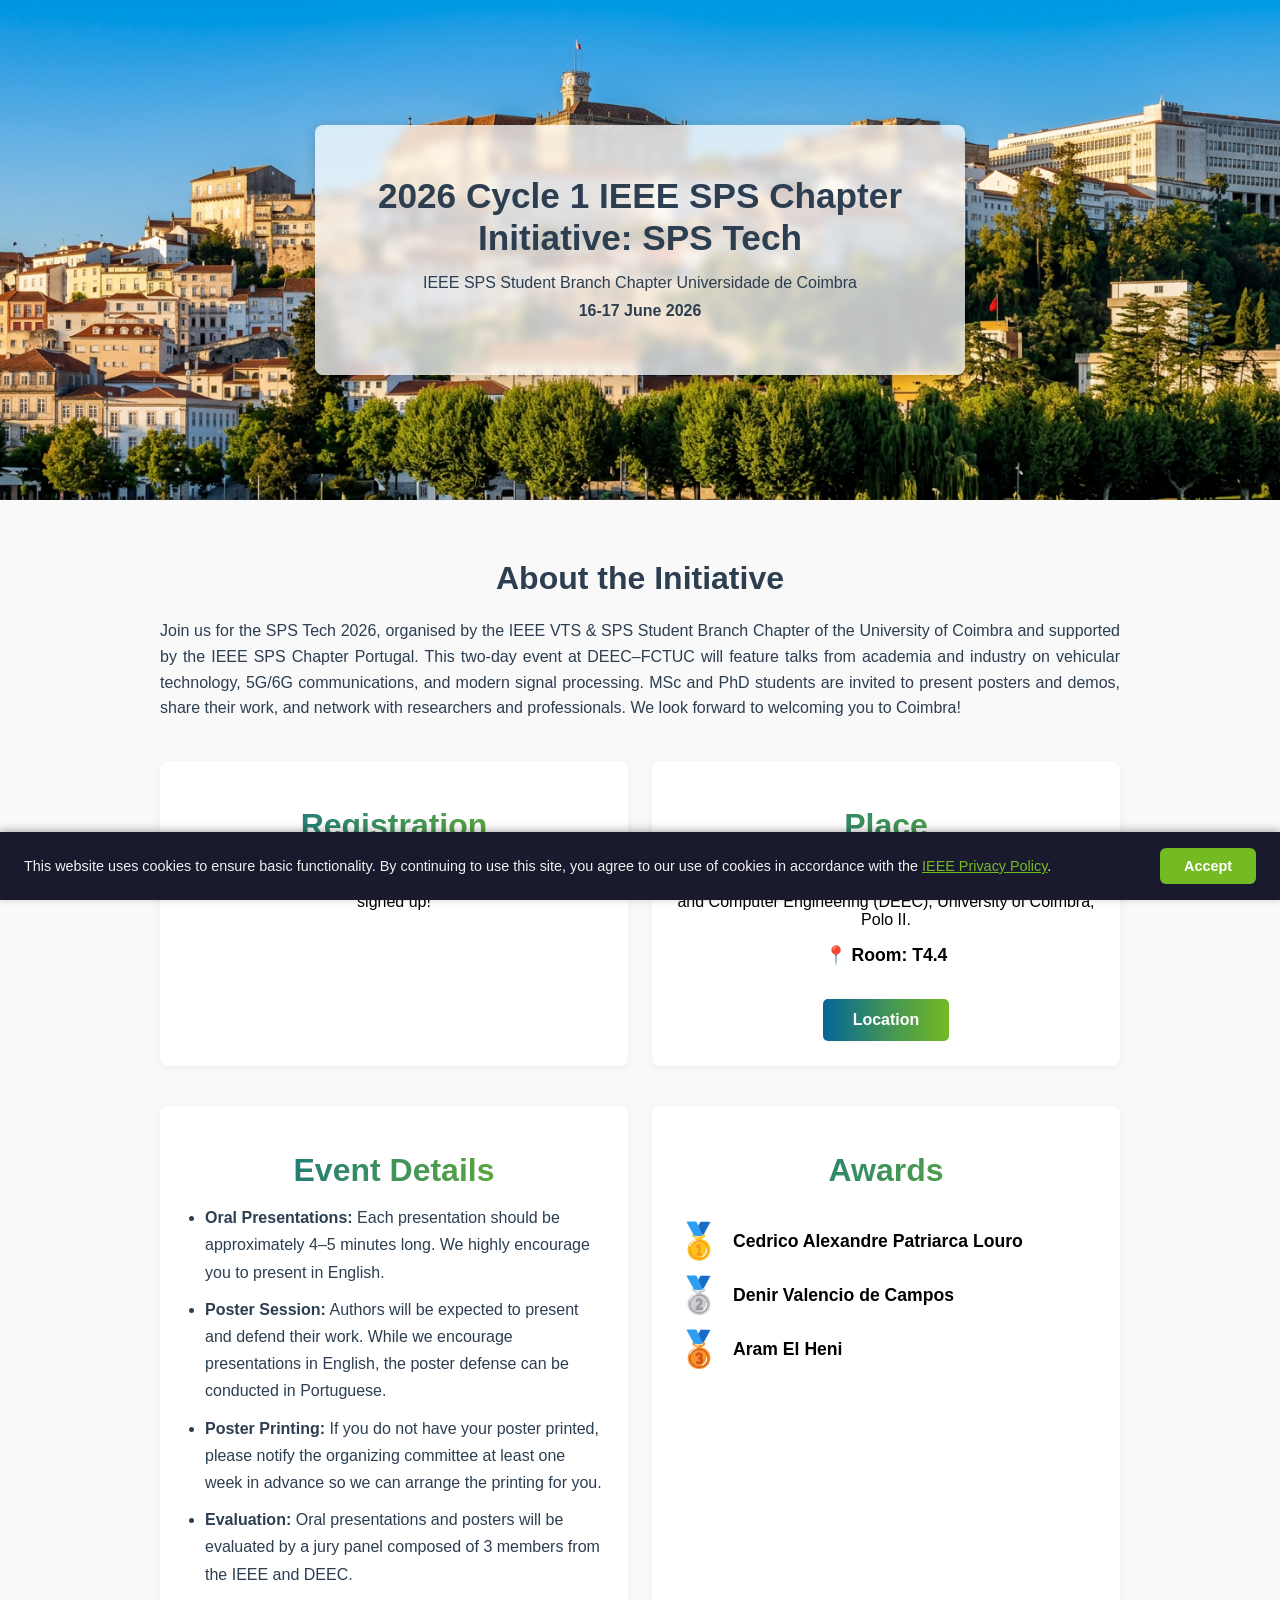
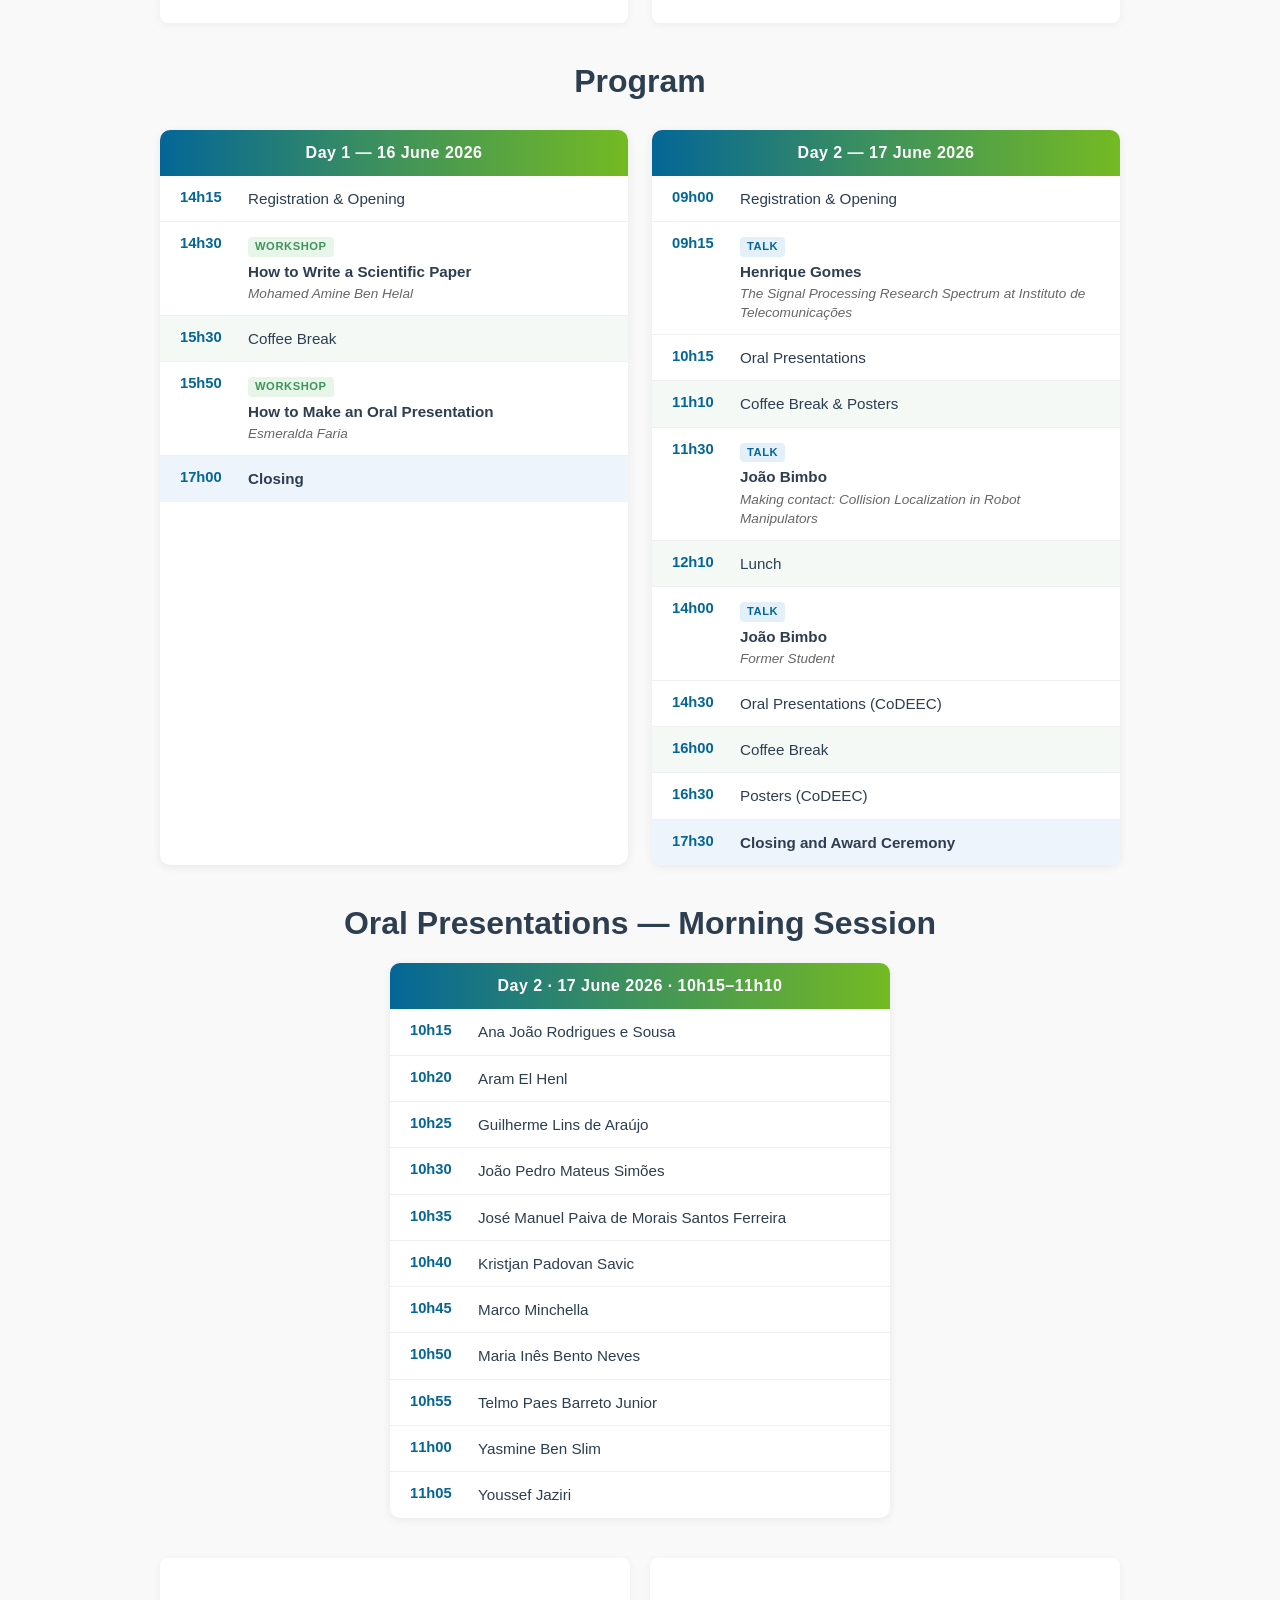
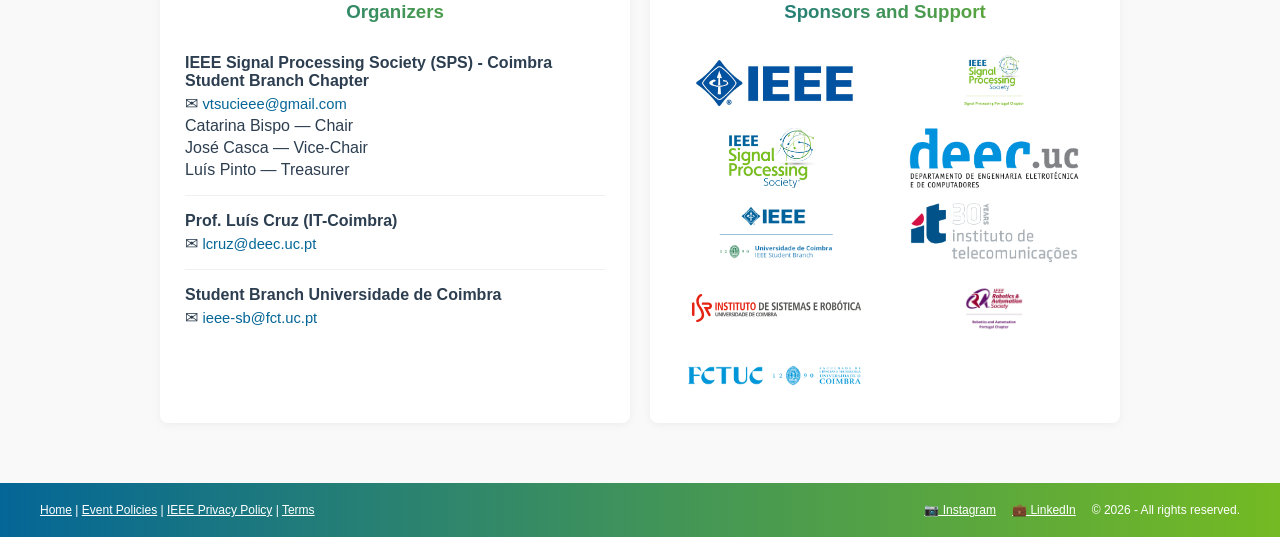
<file: index.html>
<!DOCTYPE html>
<html lang="en">
<head>
    <meta charset="UTF-8">
    <meta name="viewport" content="width=device-width, initial-scale=1.0">
    <title>IEEE SPS Tech 2026</title>
    <link rel="stylesheet" href="style.css">
</head>
<body>

<!-- Image with the text -->
<header>
    <section class="hero">
        <div class="hero-card">
            <h1 class="card-title">2026 Cycle 1 IEEE SPS Chapter Initiative: SPS Tech</h1>
            <p class="card-text">IEEE SPS Student Branch Chapter Universidade de Coimbra</p>
            <p class="card-text"><strong>16-17 June 2026</strong></p>
        </div>
    </section>
</header>

<main class="container">
    <!--1st part:introduction-->
    <div class="center-container">
        <h1 class="centered-title">About the Initiative</h1>
        <p class="justify-text">
            Join us for the SPS Tech 2026, organised by the IEEE VTS & SPS Student Branch Chapter of the University of Coimbra and supported by the IEEE SPS Chapter Portugal. This two-day event at DEEC–FCTUC will feature talks from academia and industry on vehicular technology, 5G/6G communications, and modern signal processing. MSc and PhD students are invited to present posters and demos, share their work, and network with researchers and professionals. We look forward to welcoming you to Coimbra!
        </p>    
    </div>

    <!-- Abstract Submission + Place lado a lado -->
    <div class="two-col-cards">

        <div class="map-card card">
            <h1 class="centered-title-map"> Registration </h1>
            <p>
                Registrations are now closed. Thank you to everyone who signed up!
            </p>
        </div>

        <div class="map-card card">
            <h1 class="centered-title-map">Place</h1>
            <p>
                The event will take place at the Department of Electrical and Computer Engineering (DEEC), University of Coimbra, Polo II.
            </p>
            <p style="font-size:1.1em; margin-top:10px;">
                📍 <strong>Room: T4.4</strong>
            </p>
            <a href="https://maps.app.goo.gl/vNbsk2q9ZWLxf6ZF9" class="btn">Location</a>
        </div>

    </div>

    <!-- Event Details + Awards lado a lado -->
    <div class="two-col-cards">

        <div class="map-card card">
            <h1 class="centered-title-map">Event Details</h1>
            <ul class="event-details-list">
                <li><strong>Oral Presentations:</strong> Each presentation should be approximately 4–5 minutes long. We highly encourage you to present in English.</li>
                <li><strong>Poster Session:</strong> Authors will be expected to present and defend their work. While we encourage presentations in English, the poster defense can be conducted in Portuguese.</li>
                <li><strong>Poster Printing:</strong> If you do not have your poster printed, please notify the organizing committee at least one week in advance so we can arrange the printing for you.</li>
                <li><strong>Evaluation:</strong> Oral presentations and posters will be evaluated by a jury panel composed of 3 members from the IEEE and DEEC.</li>
            </ul>
        </div>

        <div class="map-card card">
            <h1 class="centered-title-map">Awards</h1>
            <div style="margin-top:16px; display:flex; flex-direction:column; gap:12px;">
                <div style="display:flex; align-items:center; gap:12px; font-size:1.1em;">
                    <span style="font-size:2em;">🥇</span>
                    <span><strong>Cedrico Alexandre Patriarca Louro</strong></span>
                </div>
                <div style="display:flex; align-items:center; gap:12px; font-size:1.1em;">
                    <span style="font-size:2em;">🥈</span>
                    <span><strong>Denir Valencio de Campos</strong></span>
                </div>
                <div style="display:flex; align-items:center; gap:12px; font-size:1.1em;">
                    <span style="font-size:2em;">🥉</span>
                    <span><strong>Aram El Heni</strong></span>
                </div>
            </div>
        </div>

    </div>
    
    <!--3rd part: Program-->
    <div class="center-container">
        <h1 class="centered-title">Program</h1>
        <div class="program-grid">

            <!-- Day 1 -->
            <div class="program-day">
                <div class="day-header">Day 1 — 16 June 2026</div>
                <div class="program-item">
                    <span class="time">14h15</span>
                    <span class="event"> Registration &amp; Opening </span>
                </div>
                <div class="program-item">
                    <span class="time">14h30</span>
                    <span class="event">
                        <span class="event-badge event-badge--workshop">Workshop</span>
                        <span class="speaker-name-prog">How to Write a Scientific Paper</span>
                        <span class="talk-title">Mohamed Amine Ben Helal</span>
                    </span>
                </div>
                <div class="program-item break">
                    <span class="time">15h30</span>
                    <span class="event">Coffee Break</span>
                </div>
                <div class="program-item">
                    <span class="time">15h50</span>
                    <span class="event">
                        <span class="event-badge event-badge--workshop">Workshop</span>
                        <span class="speaker-name-prog">How to Make an Oral Presentation</span>
                        <span class="talk-title">Esmeralda Faria</span>
                    </span>
                </div>
                <div class="program-item closing">
                    <span class="time">17h00</span>
                    <span class="event">Closing</span>
                </div>
            </div>

            <!-- Day 2 -->
            <div class="program-day">
                <div class="day-header">Day 2 — 17 June 2026</div>
                <div class="program-item">
                    <span class="time">09h00</span>
                    <span class="event">Registration &amp; Opening</span>
                </div>
                <div class="program-item">
                    <span class="time">09h15</span>
                    <span class="event">
                        <span class="event-badge event-badge--talk">Talk</span>
                        <span class="speaker-name-prog">Henrique Gomes</span>
                        <span class="talk-title">The Signal Processing Research Spectrum at Instituto de Telecomunicações</span>
                    </span>
                </div>
                <div class="program-item">
                    <span class="time">10h15</span>
                    <span class="event"> Oral Presentations </span>
                </div>
                <div class="program-item break">
                    <span class="time">11h10</span>
                    <span class="event">Coffee Break  &amp; Posters </span>
                </div>
                <div class="program-item">
                    <span class="time">11h30</span>
                    <span class="event">
                        <span class="event-badge event-badge--talk">Talk</span>
                        <span class="speaker-name-prog">João Bimbo</span>
                        <span class="talk-title">Making contact: Collision Localization in Robot Manipulators</span>
                    </span>
                </div>
                <div class="program-item break">
                    <span class="time">12h10</span>
                    <span class="event">Lunch</span>
                </div>
                <div class="program-item">
                    <span class="time">14h00</span>
                    <span class="event">
                        <span class="event-badge event-badge--talk">Talk</span>
                        <span class="speaker-name-prog">João Bimbo</span>
                        <span class="talk-title">Former Student</span>
                    </span>
                </div>
                <div class="program-item">
                    <span class="time">14h30</span>
                    <span class="event"> Oral Presentations (CoDEEC)</span>
                </div>
                <div class="program-item break">
                    <span class="time">16h00</span>
                    <span class="event">Coffee Break </span>
                </div>
                <div class="program-item">
                    <span class="time">16h30</span>
                    <span class="event"> Posters (CoDEEC) </span>
                </div>
                <div class="program-item closing">
                    <span class="time">17h30</span>
                    <span class="event"> Closing and Award Ceremony </span>
                </div>
            </div>

            </div>
    </div>

    <!-- Morning Presentations -->
    <div class="center-container">
        <h1 class="centered-title">Oral Presentations — Morning Session</h1>
        <div class="program-single">
            <div class="day-header">Day 2 · 17 June 2026 · 10h15–11h10</div>
            <div class="program-item"><span class="time">10h15</span><span class="event">Ana João Rodrigues e Sousa</span></div>
            <div class="program-item"><span class="time">10h20</span><span class="event">Aram El Henl</span></div>
            <div class="program-item"><span class="time">10h25</span><span class="event">Guilherme Lins de Araújo</span></div>
            <div class="program-item"><span class="time">10h30</span><span class="event">João Pedro Mateus Simões</span></div>
            <div class="program-item"><span class="time">10h35</span><span class="event">José Manuel Paiva de Morais Santos Ferreira</span></div>
            <div class="program-item"><span class="time">10h40</span><span class="event">Kristjan Padovan Savic</span></div>
            <div class="program-item"><span class="time">10h45</span><span class="event">Marco Minchella</span></div>
            <div class="program-item"><span class="time">10h50</span><span class="event">Maria Inês Bento Neves</span></div>
            <div class="program-item"><span class="time">10h55</span><span class="event">Telmo Paes Barreto Junior</span></div>
            <div class="program-item"><span class="time">11h00</span><span class="event">Yasmine Ben Slim</span></div>
            <div class="program-item"><span class="time">11h05</span><span class="event">Youssef Jaziri</span></div>
        </div>
    </div>

    <!--4rd part: emails and sponsors (tbd)-->
    <div class="bottom-grid">
        <div class="card">
            <h3 class="centered-title-map">Organizers</h3>
            <div class="organizer-item">
                <p><strong>IEEE Signal Processing Society (SPS) - Coimbra Student Branch Chapter</strong></p>
                <p class="organizer-email">✉ <a href="mailto:vtsucieee@gmail.com">vtsucieee@gmail.com</a></p>
                <p>Catarina Bispo — Chair</p>
                <p>José Casca — Vice-Chair</p>
                <p>Luís Pinto — Treasurer</p>
            </div>
            <div class="organizer-item">
                <p><strong>Prof. Luís Cruz (IT-Coimbra)</strong></p>
                <p class="organizer-email">✉ <a href="mailto:lcruz@deec.uc.pt">lcruz@deec.uc.pt</a></p>
            </div>
            <div class="organizer-item">
                <p><strong>Student Branch Universidade de Coimbra</strong></p>
                <p class="organizer-email">✉ <a href="mailto:ieee-sb@fct.uc.pt">ieee-sb@fct.uc.pt</a></p>
            </div>
        </div>
        <div class="card">
            <h3 class="centered-title-map">Sponsors and Support</h3>
            <div class="logo-grid">
                <img src="images/IEEE.jpeg" alt="IEEE Logo">
                <img src="images/sps-logo-horizontal.jpeg" alt="SPS Portugal Logo">
                <img src="images/sps.jpg" alt="SPS Logo">
                <img src="images/deec.jpeg" alt="DEEC Logo">
                <img src="images/[IEEE UC SB] Option_3.1_clear.png" alt="IEEE SB Logo">
                <img src="images/IT.png" alt="IT Logo">
                <img src="images/ISR.svg" alt="ISR Logo">
                <img src="images/RAS.jpg" alt="RAS SB Logo">
                <img src="images/LogotipoCor.png" alt="University of Coimbra Logo FCTUC">
            </div>
        </div>
    </div>
</main>

<footer class="main-footer">
    <div><a href="index.html" style="color:inherit;">Home</a> | 
        <a href="epolicies.html" style="color:inherit;">Event Policies</a> | 
        <a href="https://privacy.ieee.org/policies" style="color:inherit;">IEEE Privacy Policy</a> | 
        <a href="https://www.ieee.org/conferences/event-terms-and-conditions" style="color:inherit;">Terms</a>
    </div>
    <div style="display:flex; align-items:center; gap:16px;">
        <a href="https://www.instagram.com/ieee_vtsps_uc" target="_blank" style="color:inherit;">📷 Instagram</a>
        <a href="https://www.linkedin.com/company/ieee-vts-sps-uc/" target="_blank" style="color:inherit;">💼 LinkedIn</a>
        <span>© 2026 - All rights reserved.</span>
    </div>
</footer>
<!-- GDPR Cookie Banner -->
<div id="gdpr-banner" style="
    display: none;
    position: fixed;
    bottom: 0;
    left: 0;
    width: 100%;
    background-color: #1a1a2e;
    color: #f0f0f0;
    padding: 16px 24px;
    display: flex;
    align-items: center;
    justify-content: space-between;
    flex-wrap: wrap;
    gap: 12px;
    z-index: 9999;
    box-shadow: 0 -2px 8px rgba(0,0,0,0.3);
    box-sizing: border-box;
">
    <p style="margin: 0; font-size: 0.9em; flex: 1; min-width: 200px;">
        This website uses cookies to ensure basic functionality. By continuing to use this site, you agree to our use of cookies in accordance with the 
        <a href="https://privacy.ieee.org/policies" target="_blank" style="color: #74ba23; text-decoration: underline;">IEEE Privacy Policy</a>.
    </p>
    <button onclick="acceptCookies()" style="
        background-color: #74ba23;
        color: #fff;
        border: none;
        padding: 10px 24px;
        border-radius: 6px;
        cursor: pointer;
        font-size: 0.9em;
        font-weight: bold;
        white-space: nowrap;
    ">Accept</button>
</div>

<script>
    function acceptCookies() {
        document.getElementById('gdpr-banner').style.display = 'none';
        localStorage.setItem('gdpr-accepted', 'true');
    }
    window.addEventListener('load', function() {
        if (!localStorage.getItem('gdpr-accepted')) {
            document.getElementById('gdpr-banner').style.display = 'flex';
        }
    });
</script>
</body>
</html>
</file>
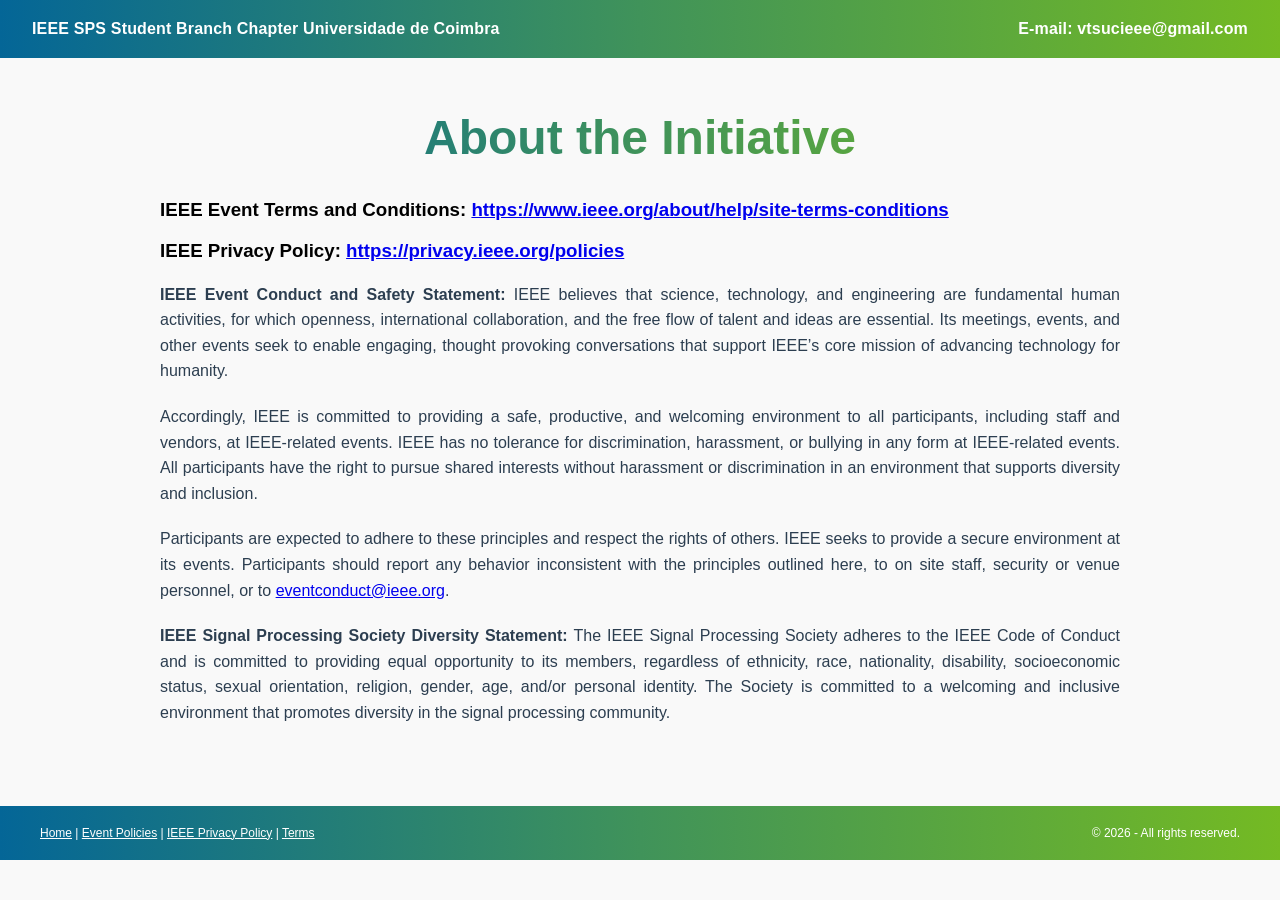
<file: epolicies.html>
<!DOCTYPE html>
<html lang="en">
<head>
    <meta charset="UTF-8">
    <meta name="viewport" content="width=device-width, initial-scale=1.0">
    <title>Event Policies – IEEE SPS Tech 2026</title>
    <link rel="stylesheet" href="style.css">
</head>
<body>
<div class="top-banner">
    <span>IEEE SPS Student Branch Chapter Universidade de Coimbra</span>
    <span>E-mail: vtsucieee@gmail.com</span>
</div>

<main class="container">
    <!--1st part:introduction-->
    <div class="center-container">
        <h1 class="centered-title-policy">About the Initiative</h1>
        <h3><strong>IEEE Event Terms and Conditions: </strong><a href="https://www.ieee.org/about/help/site-terms-conditions">https://www.ieee.org/about/help/site-terms-conditions</a></h3>
        <h3><strong>IEEE Privacy Policy: </strong><a href="https://privacy.ieee.org/policies">https://privacy.ieee.org/policies</a></h3>
        <!--A divisão do texto é só para facilitar a leitura-->
        <p class="justify-text">
            <strong>IEEE Event Conduct and Safety Statement:</strong>
            IEEE believes that science, technology, and engineering are fundamental human activities, 
            for which openness, international collaboration, and the free flow of talent and ideas 
            are essential. Its meetings, events, and other events seek to enable engaging, thought 
            provoking conversations that support IEEE’s core mission of advancing technology for 
            humanity.
        </p>
        <p class="justify-text">
            Accordingly, IEEE is committed to providing a safe, productive, and welcoming environment 
            to all participants, including staff and vendors, at IEEE-related events. IEEE has no 
            tolerance for discrimination, harassment, or bullying in any form at IEEE-related events. 
            All participants have the right to pursue shared interests without harassment or 
            discrimination in an environment that supports diversity and inclusion.
        </p>
        <p class="justify-text">
            Participants are expected to adhere to these principles and respect the rights of others. 
            IEEE seeks to provide a secure environment at its events. Participants should report any 
            behavior inconsistent with the principles outlined here, to on site staff, security or 
            venue personnel, or to <a href="eventconduct@ieee.org">eventconduct@ieee.org</a>.
        </p>
        <p class="justify-text">
            <strong>IEEE Signal Processing Society Diversity Statement: </strong>
            The IEEE Signal Processing Society adheres to the IEEE Code of Conduct and is committed 
            to providing equal opportunity to its members, regardless of ethnicity, race, 
            nationality, disability, socioeconomic status, sexual orientation, religion, gender, age, 
            and/or personal identity. The Society is committed to a welcoming and inclusive 
            environment that promotes diversity in the signal processing community.
        </p>
    </div>
</main>


<footer class="main-footer">
    <div><a href="index.html" style="color:inherit;">Home</a> | 
        <a href="epolicies.html" style="color:inherit;">Event Policies</a> | 
        <a href="https://privacy.ieee.org/policies" style="color:inherit;">IEEE Privacy Policy</a> | 
        <a href="https://www.ieee.org/conferences/event-terms-and-conditions" style="color:inherit;">Terms</a>
    </div>
    <div>© 2026 - All rights reserved.</div>
</footer>
</body>
</html>
</file>
<file: style.css>
/* General Reset */
* { box-sizing: border-box; }

body { margin: 0; font-family: sans-serif; background-color: #f9f9f9; }
.container { max-width: 1000px; margin: 0 auto; padding: 20px; }

/*-- TEXT CONFIGURATIONS --*/
.card-title {
    text-align: center; 
    color: #2c3e50;    
    margin: 0 0 10px 0;
    font-size: 2.2rem;
    line-height: 1.2;
}

.card-text {
    text-align: center; 
    color: #2c3e50;    
    margin: 5px 0;
}

.centered-title {
    text-align: center; 
    color: #2c3e50;    
    margin-top: 40px;
}

.centered-title-map {
    text-align: center; 
    background: linear-gradient(90deg, rgba(4, 102, 151, 1) 0%, rgba(64, 147, 90, 1) 50%, rgba(116, 186, 35, 1) 100%);
    -webkit-background-clip: text;
    background-clip: text;
    color: transparent;
    font-weight: bold;
    margin-bottom: 15px;
    display: inline-block; /* Helps with clipping */
    width: 100%;
}

.centered-title-policy {
    text-align: center; 
    background: linear-gradient(90deg, rgba(4, 102, 151, 1) 0%, rgba(64, 147, 90, 1) 50%, rgba(116, 186, 35, 1) 100%);
    -webkit-background-clip: text;
    background-clip: text;
    color: transparent;
    font-weight: bold;
    margin-bottom: 15px;
    display: inline-block; /* Helps with clipping */
    width: 100%;
    font-size: 3rem;
}

.justify-text {
    text-align: justify; 
    color: #2c3e50;    
    margin: 20px 0;
    line-height: 1.6;
}

.centered-text {
    text-align: center; 
    color: #2c3e50;    
    margin: 20px 0;
    line-height: 1.6;
}

/*-- BOXES AND CONTAINERS --*/
.hero {
    background: url('images/coimbra.png') center/cover; 
    height: 500px; 
    display: flex; 
    justify-content: center; 
    align-items: center; 
}

.hero-card { 
    background: rgba(255, 255, 255, 0.75); 
    padding: 30px; 
    backdrop-filter: blur(5px);
    border-radius: 8px; 
    box-shadow: 0 4px 15px rgba(0,0,0,0.2); 
    width: 90%;
    max-width: 650px;       
    min-height: 250px; 
    display: flex;       
    flex-direction: column;
    justify-content: center;
    align-items: center;
}

.map-card {
    margin: 40px auto; 
    max-width: 500px;
    text-align: center;
}

.bottom-grid { 
    display: grid; 
    grid-template-columns: 1fr 1fr; 
    gap: 20px; 
    margin-top: 40px; 
}

.card { 
    background: white; 
    padding: 25px; 
    border-radius: 8px; 
    box-shadow: 0 2px 10px rgba(0,0,0,0.05); 
}

.main-footer { 
    background: linear-gradient(90deg,rgba(4, 102, 151, 1) 0%, rgba(64, 147, 90, 1) 50%, rgba(116, 186, 35, 1) 100%); 
    color: white; 
    padding: 20px 40px; 
    display: flex; 
    justify-content: space-between; 
    font-size: 12px; 
    margin-top: 40px; 
}

.btn {
    text-decoration: none;
    display: inline-block;
    background: linear-gradient(90deg, rgba(4, 102, 151, 1) 0%, rgba(64, 147, 90, 1) 50%, rgba(116, 186, 35, 1) 100%);
    color: white;
    padding: 12px 30px;
    border-radius: 5px;
    margin-top: 15px; 
    font-weight: bold;
    border: none;
}

.logo-grid {
    display: grid;
    /* This creates 2 columns. Use '1fr 1fr 1fr' if you want 3 columns. */
    grid-template-columns: repeat(2, 1fr); 
    gap: 15px;
    align-items: center; /* Centers logos vertically if they have different heights */
    justify-items: center; /* Centers logos horizontally */
    margin-top: 15px;
}

.logo-grid img {
    max-width: 100%; /* Prevents the image from being wider than the grid cell */
    height: auto;    /* Maintains aspect ratio */
    max-height: 60px; /* Limits height so all logos look similar in size */
}


.top-banner {
    background:linear-gradient(90deg, rgba(4, 102, 151, 1) 0%, rgba(64, 147, 90, 1) 50%, rgba(116, 186, 35, 1) 100%);
    color: #ffffff;
    display: flex;
    justify-content: space-between;
    align-items: center;
    padding: 20px 32px;
    font-size: 1.0rem;
    font-weight: 600;
    letter-spacing: 0.01em;
}

/* -- PROGRAM -- */
.program-grid {
    display: grid;
    grid-template-columns: 1fr 1fr;
    gap: 24px;
    margin: 30px 0 40px 0;
}
.program-day {
    background: white;
    border-radius: 10px;
    box-shadow: 0 2px 10px rgba(0,0,0,0.07);
    overflow: hidden;
}
.day-header {
    background: linear-gradient(90deg, rgba(4,102,151,1) 0%, rgba(64,147,90,1) 50%, rgba(116,186,35,1) 100%);
    color: white;
    font-weight: bold;
    font-size: 1rem;
    padding: 14px 20px;
    text-align: center;
    letter-spacing: 0.03em;
}
.program-item {
    display: flex;
    align-items: flex-start;
    padding: 12px 20px;
    border-bottom: 1px solid #f0f0f0;
    gap: 16px;
}
.program-item:last-child { border-bottom: none; }
.program-item.break {
    background-color: #f5f9f5;
    color: #6b7c6b;
}
.program-item.closing {
    background-color: #eef4fb;
    font-weight: bold;
}
.time {
    min-width: 52px;
    font-weight: 600;
    color: rgba(4,102,151,1);
    font-size: 0.92rem;
    padding-top: 1px;
}
.event {
    color: #2c3e50;
    font-size: 0.95rem;
    line-height: 1.4;
}
.event em {
    color: #999;
    font-size: 0.88rem;
}
.event-badge {
    display: inline-block;
    font-size: 0.7rem;
    font-weight: 700;
    letter-spacing: 0.05em;
    text-transform: uppercase;
    padding: 2px 7px;
    border-radius: 4px;
    margin-bottom: 4px;
}
.event-badge--workshop {
    background-color: #e8f5e9;
    color: rgba(64, 147, 90, 1);
}
.event-badge--talk {
    background-color: #e3f0fa;
    color: rgba(4, 102, 151, 1);
}
.speaker-name-prog {
    display: block;
    font-weight: 600;
    color: #2c3e50;
}
.talk-title {
    display: block;
    font-size: 0.85rem;
    color: #666;
    font-style: italic;
    margin-top: 2px;
}
@media (max-width: 650px) {
    .program-grid { grid-template-columns: 1fr; }
}

.two-col-cards {
    display: grid;
    grid-template-columns: 1fr 1fr;
    gap: 24px;
    margin: 40px auto;
    max-width: 1000px;
}
.two-col-cards .map-card {
    margin: 0;
    max-width: none;
}
@media (max-width: 650px) {
    .two-col-cards { grid-template-columns: 1fr; }
}

.event-details-list {
    text-align: left;
    padding-left: 20px;
    margin: 0;
    color: #2c3e50;
    line-height: 1.7;
}
.event-details-list li {
    margin-bottom: 10px;
}

.program-single {
    max-width: 500px;
    margin: 20px auto 40px auto;
    background: white;
    border-radius: 10px;
    box-shadow: 0 2px 10px rgba(0,0,0,0.07);
    overflow: hidden;
}

.organizer-item {
    border-top: 1px solid #f0f0f0;
    padding: 12px 0;
}
.organizer-item:first-of-type {
    border-top: none;
}
.organizer-item p {
    margin: 4px 0;
    color: #2c3e50;
}
.organizer-email a {
    color: rgba(4, 102, 151, 1);
    text-decoration: none;
    font-size: 0.92rem;
}
.organizer-email a:hover {
    text-decoration: underline;
}
</file>
